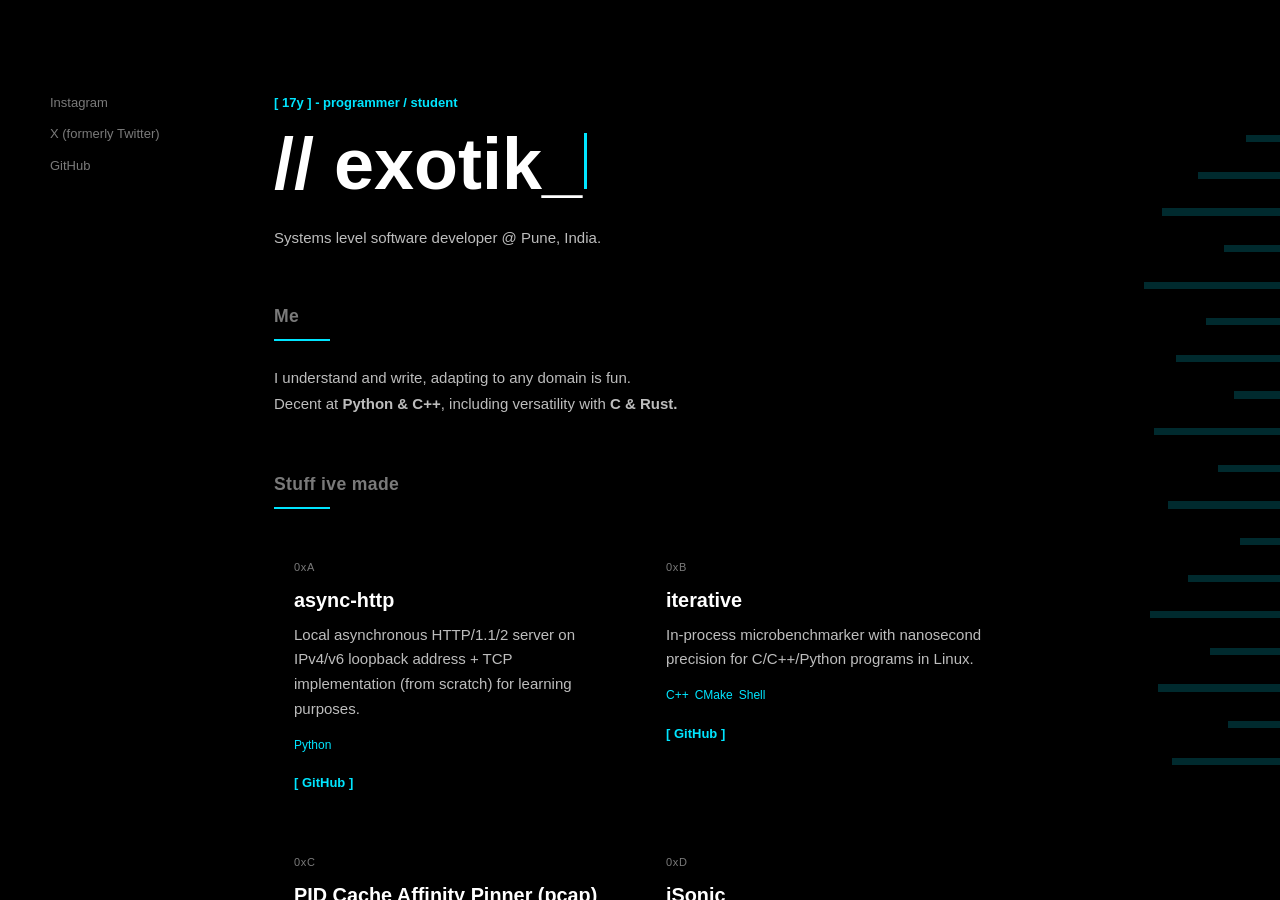
<file: index.html>
<!DOCTYPE html>
<html lang="en">
<head>
    <meta charset="UTF-8">
    <meta name="viewport" content="width=device-width, initial-scale=1.0">
    <link rel="stylesheet" href="style.css">
    <title>Exotik_</title>
    <link rel="preconnect" href="https://fonts.bunny.net">
    <link href="https://fonts.bunny.net/css?family=albert-sans:400,500,600,700|space-grotesk:500,600,700" rel="stylesheet">
</head>
<body>
    <div class="ambient-equalizer" aria-hidden="true">
        <span></span>
        <span></span>
        <span></span>
        <span></span>
        <span></span>
        <span></span>
        <span></span>
        <span></span>
        <span></span>
        <span></span>
        <span></span>
        <span></span>
        <span></span>
        <span></span>
        <span></span>
        <span></span>
        <span></span>
        <span></span>
    </div>

    <aside class="contact-sidebar" aria-label="Contact links">
        <a href="https://www.instagram.com/nev3raris/" target="_blank" rel="noreferrer">Instagram</a>
        <a href="https://x.com/009isoaris_" target="_blank" rel="noreferrer">X (formerly Twitter)</a>
        <a href="https://github.com/Synthxyl704" target="_blank" rel="noreferrer">GitHub</a>
    </aside>

    <main class="content">
        <section id="name" class="section">
            <p class="tagline">[ 17y ] - programmer / student </p>
            <h1 class="name">// exotik_<span class="cursor"></span></h1>
            <p class="bio">Systems level software developer @ Pune, India.</p>
        </section>

        <section id="about" class="section">
            <h2 class="section-title">Me</h2>
            <div class="about-body">
                <p>I understand and write, adapting to any domain is fun.<br>
                Decent at <b>Python & C++</b>, including versatility with <b>C & Rust.</b><br></p>
            </div>
        </section>

        <section id="projects" class="section">
            <h2 class="section-title">Stuff ive made</h2>
            <div class="projects-grid">
                <div class="project-card">
                    <span class="project-number">0xA</span>
                    <div class="project-details">
                        <h3>async-http</h3>
                        <p>Local asynchronous HTTP/1.1/2 server on IPv4/v6 loopback address + TCP implementation (from scratch) for learning purposes.</p>
                        <div class="project-tags">
                            <span>Python</span>
                        </div>
                        <a href="https://github.com/Synthxyl704/async-http" class="project-link">[ GitHub ]</a>
                    </div>
                </div>
                <div class="project-card">
                    <span class="project-number">0xB</span>
                    <div class="project-details">
                        <h3>iterative</h3>
                        <p>In-process microbenchmarker with nanosecond precision for C/C++/Python programs in Linux.</p>
                        <div class="project-tags">
                            <span>C++</span>
                            <span>CMake</span>
                            <span>Shell</span>
                        </div>
                        <a href="https://github.com/Synthxyl704/Iterative" class="project-link">[ GitHub ]</a>
                    </div>
                </div>
                <div class="project-card">
                    <span class="project-number">0xC</span>
                    <div class="project-details">
                        <h3>PID Cache Affinity Pinner (pcap)</h3>
                        <p>Pin processes (PIDs) to CPU cache domains on Linux, with NUMA awareness and topology suggestions.</p>
                        <div class="project-tags">
                            <span>Python</span>
                        </div>
                        <a href="https://github.com/Synthxyl704/PCAP" class="project-link">[ GitHub ]</a>
                    </div>
                </div>
                <div class="project-card">
                    <span class="project-number">0xD</span>
                    <div class="project-details">
                        <h3>iSonic</h3>
                        <p>An easy-to-use (ETL) terminal centric music downloader & manager whose only limitation is unfortunately DRM.</p>
                        <div class="project-tags">
                            <span>C++</span>
                            <span>yt-dlp</span>
                            <span>FFmpeg</span>
                        </div>
                        <a href="https://github.com/Synthxyl704/iSonic" class="project-link">[ GitHub ]</a>
                    </div>
                </div>
                <div class="project-card">
                    <span class="project-number">0xE</span>
                    <div class="project-details">
                        <h3>ARX lexer</h3>
                        <p>A toy lexer entirely handmade in C, I intend for it to be a full compiler in the future.</p>
                        <div class="project-tags">
                            <span>C</span>
                        </div>
                        <a href="https://github.com/Synthxyl704/ARX" class="project-link">[ GitHub ]</a>
                    </div>
                </div>
            </div>
        </section>
    </main>
</body>
</html>
</file>
<file: style.css>
* {
    margin: 0;
    padding: 0;
    box-sizing: border-box;
}

:root {
    --bg: #000000;
    --surface: #0a0a0a;
    --surface-soft: #101010;
    --border: rgba(255, 255, 255, 0.09);
    --text: #ffffff;
    --text-soft: rgba(255, 255, 255, 0.74);
    --text-dim: rgba(255, 255, 255, 0.48);
    --accent: #00e5ff;
    --accent-soft: rgba(0, 229, 255, 0.12);
}

@property --accent {
    syntax: '<color>';
    inherits: true;
    initial-value: #00e5ff;
}

@property --accent-soft {
    syntax: '<color>';
    inherits: true;
    initial-value: rgba(0, 229, 255, 0.12);
}

html {
    overflow: hidden;
}

.content {
    scrollbar-width: thin;
    scrollbar-color: var(--accent) var(--bg);
}

.content::-webkit-scrollbar {
    width: 1px;
}

.content::-webkit-scrollbar-track {
    background: var(--bg);
}

.content::-webkit-scrollbar-thumb {
    background: var(--accent);
}

.content::-webkit-scrollbar-thumb:hover {
    background: var(--text);
}

body {
    font-family: 'Albert Sans', -apple-system, BlinkMacSystemFont, sans-serif;
    font-weight: 400;
    background: var(--bg);
    color: var(--text);
    line-height: 1.65;
    height: 100vh;
    overflow: hidden;
    animation: accent-cycle 12s linear infinite;
    -webkit-font-smoothing: antialiased;
    -moz-osx-font-smoothing: grayscale;
}

.content {
    position: relative;
    z-index: 1;
    max-width: 780px;
    height: 100vh;
    overflow-y: auto;
    margin: 0 auto;
    padding: 92px 24px 64px;
}

.contact-sidebar {
    position: fixed;
    top: 92px;
    left: max(24px, calc((100vw - 1180px) / 2));
    z-index: 2;
    display: grid;
    gap: 10px;
    font-size: 13px;
    font-weight: 500;
    font-family: 'Space Grotesk', sans-serif;
}

.contact-sidebar a {
    color: var(--text-dim);
    text-decoration: none;
    transition: color 0.2s ease;
}

.contact-sidebar a:hover {
    color: var(--text);
}

.ambient-equalizer {
    position: fixed;
    top: 15vh;
    right: 0;
    z-index: 0;
    display: grid;
    align-content: space-between;
    width: 148px;
    height: 70vh;
    pointer-events: none;
}

.ambient-equalizer span {
    justify-self: end;
    width: 72px;
    height: 7.3px;
    background: var(--accent);
    opacity: 0.18;
    transform-origin: right center;
    animation: equalizer-pulse 2.4s ease-in-out infinite;
}

.ambient-equalizer span:nth-child(1) { width: 34px; animation-delay: -0.2s; }
.ambient-equalizer span:nth-child(2) { width: 82px; animation-delay: -1.1s; }
.ambient-equalizer span:nth-child(3) { width: 118px; animation-delay: -0.6s; }
.ambient-equalizer span:nth-child(4) { width: 56px; animation-delay: -1.7s; }
.ambient-equalizer span:nth-child(5) { width: 136px; animation-delay: -0.9s; }
.ambient-equalizer span:nth-child(6) { width: 74px; animation-delay: -1.4s; }
.ambient-equalizer span:nth-child(7) { width: 104px; animation-delay: -0.4s; }
.ambient-equalizer span:nth-child(8) { width: 46px; animation-delay: -1.9s; }
.ambient-equalizer span:nth-child(9) { width: 126px; animation-delay: -0.8s; }
.ambient-equalizer span:nth-child(10) { width: 62px; animation-delay: -2.1s; }
.ambient-equalizer span:nth-child(11) { width: 112px; animation-delay: -0.3s; }
.ambient-equalizer span:nth-child(12) { width: 40px; animation-delay: -1.5s; }
.ambient-equalizer span:nth-child(13) { width: 92px; animation-delay: -0.7s; }
.ambient-equalizer span:nth-child(14) { width: 130px; animation-delay: -1.8s; }
.ambient-equalizer span:nth-child(15) { width: 70px; animation-delay: -1.0s; }
.ambient-equalizer span:nth-child(16) { width: 122px; animation-delay: -0.5s; }
.ambient-equalizer span:nth-child(17) { width: 52px; animation-delay: -2.2s; }
.ambient-equalizer span:nth-child(18) { width: 108px; animation-delay: -1.3s; }

.section {
    margin-bottom: 52px;
}

.section:last-of-type {
    margin-bottom: 32px;
}

.tagline {
    margin-bottom: 12px;
    color: var(--accent);
    font-size: 13px;
    font-weight: 700;
    font-family: 'Space Grotesk', sans-serif;
    letter-spacing: 0;
}

.name {
    font-family: 'Space Grotesk', sans-serif;
    font-weight: 700;
    font-size: clamp(2.8rem, 8vw, 4.5rem);
    line-height: 1.1;
    letter-spacing: 0;
    margin-bottom: 20px;
    color: var(--text);
}

.cursor {
    display: inline-block;
    width: 3px;
    height: 0.78em;
    margin-left: 2px;
    background: var(--accent);
    vertical-align: baseline;
    animation: blink 1.1s steps(1) infinite;
}

.bio {
    max-width: 620px;
    color: var(--text-soft);
    font-size: 15px;
    line-height: 1.7;
}

.section-title {
    font-family: 'Space Grotesk', sans-serif;
    font-weight: 600;
    font-size: 1.1rem;
    letter-spacing: 0.02em;
    color: var(--text-dim);
    margin-bottom: 24px;
}

.section-title::after {
    content: '';
    display: block;
    width: 56px;
    height: 2px;
    background: var(--accent);
    margin-top: 8px;
}

.about-body p {
    color: var(--text-soft);
    font-size: 15px;
    line-height: 1.75;
    margin-bottom: 16px;
}

.about-body p:last-child {
    margin-bottom: 0;
}

.projects-grid {
    display: grid;
    grid-template-columns: repeat(2, minmax(0, 1fr));
    gap: 12px;
}

.project-card {
    padding: 20px;
    position: relative;
    overflow: hidden;
}

.project-number {
    display: inline-block;
    font-size: 11px;
    font-weight: 500;
    font-family: 'Space Grotesk', sans-serif;
    color: var(--text-dim);
    letter-spacing: 0.06em;
    margin-bottom: 8px;
}

.project-details h3 {
    font-family: 'Space Grotesk', sans-serif;
    font-weight: 600;
    font-size: 1.24rem;
    margin-bottom: 6px;
    color: var(--text);
}

.project-details p {
    color: var(--text-soft);
    font-size: 15px;
    line-height: 1.65;
    margin-bottom: 14px;
}

.project-tags {
    display: flex;
    flex-wrap: wrap;
    gap: 6px;
    margin-bottom: 14px;
}

.project-tags span {
    padding: 0;
    color: var(--accent);
    font-size: 12px;
    font-weight: 500;
    font-family: 'Space Grotesk', sans-serif;
}

.project-link {
    color: var(--accent);
    text-decoration: none;
    font-size: 13px;
    font-weight: 700;
    font-family: 'Space Grotesk', sans-serif;
    transition: color 0.2s ease, opacity 0.2s ease;
}

.project-link:hover {
    opacity: 0.68;
}

@keyframes blink {
    0%, 48% { opacity: 1; }
    49%, 100% { opacity: 0; }
}

@keyframes equalizer-pulse {
    0%, 100% {
        opacity: 0.1;
        transform: scaleX(0.34);
    }
    45% {
        opacity: 0.34;
        transform: scaleX(1);
    }
    70% {
        opacity: 0.18;
        transform: scaleX(0.58);
    }
}

@keyframes accent-cycle {
    0%, 100% {
        --accent: #2ae4f9;
        --accent-soft: rgba(0, 229, 255, 0.12);
    }
    16.667% {
        --accent: #1629fb;
        --accent-soft: rgba(29, 108, 255, 0.12);
    }
    33.333% {
        --accent: #7b25fb;
        --accent-soft: rgba(138, 63, 252, 0.12);
    }
    50% {
        --accent: #ff2d55;
        --accent-soft: rgba(255, 45, 85, 0.12);
    }
    66.667% {
        --accent: #ffd91c;
        --accent-soft: rgba(255, 214, 10, 0.12);
    }
    83.333% {
        --accent: #26fb5b;
        --accent-soft: rgba(48, 209, 88, 0.12);
    }
}

@media (max-width: 800px) {
    .ambient-equalizer {
        top: 18vh;
        width: 92px;
        height: 60vh;
        opacity: 0.55;
    }

    .contact-sidebar {
        position: static;
        display: flex;
        flex-wrap: wrap;
        gap: 12px;
        padding: 28px 20px 0;
    }

    .content {
        padding: 48px 20px 52px;
    }

    .section {
        margin-bottom: 42px;
    }

    .section:last-of-type {
        margin-bottom: 26px;
    }

    .projects-grid {
        grid-template-columns: 1fr;
    }

    .project-card {
        padding: 16px;
    }
}

@media (max-width: 560px) {
    .contact-sidebar {
        padding: 24px 16px 0;
    }

    .content {
        padding: 42px 16px 36px;
    }

    .section {
        margin-bottom: 36px;
    }

    .section:last-of-type {
        margin-bottom: 22px;
    }

    .name {
        font-size: 2.4rem;
    }

}
</file>
